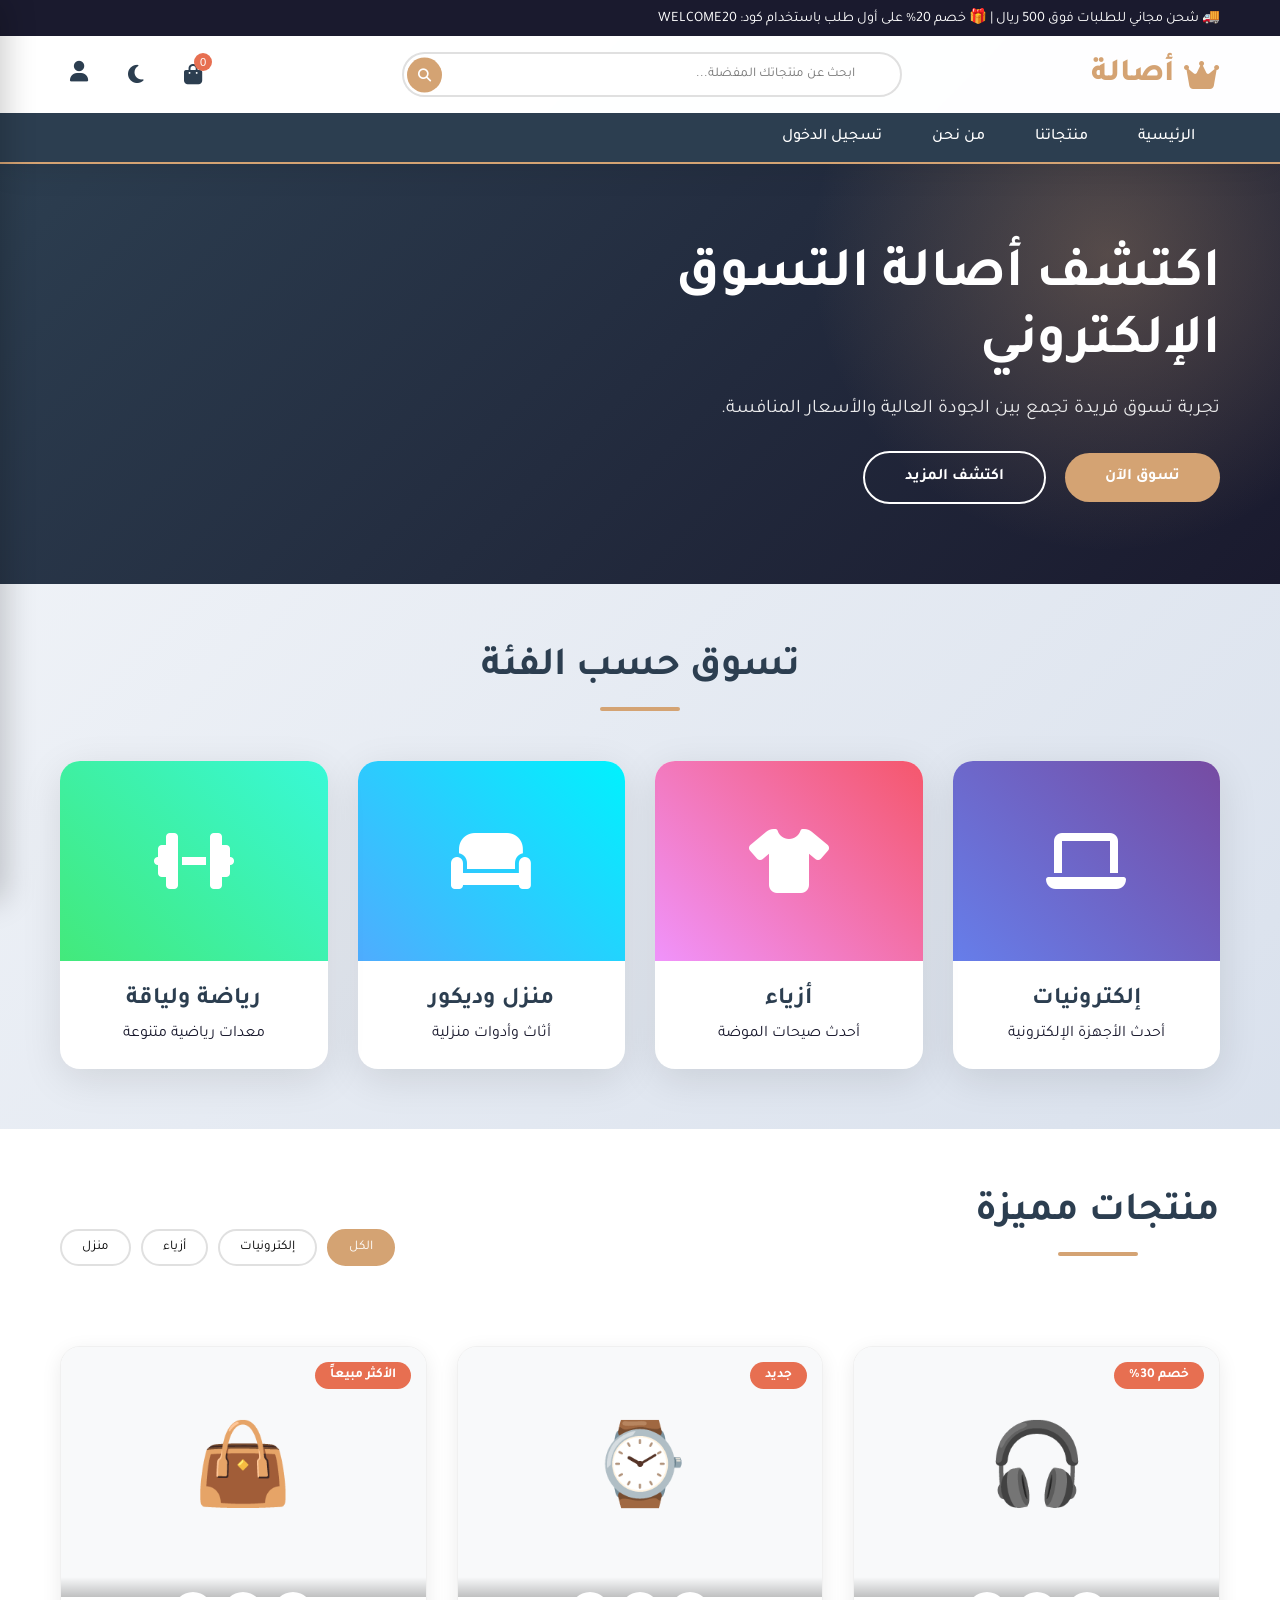
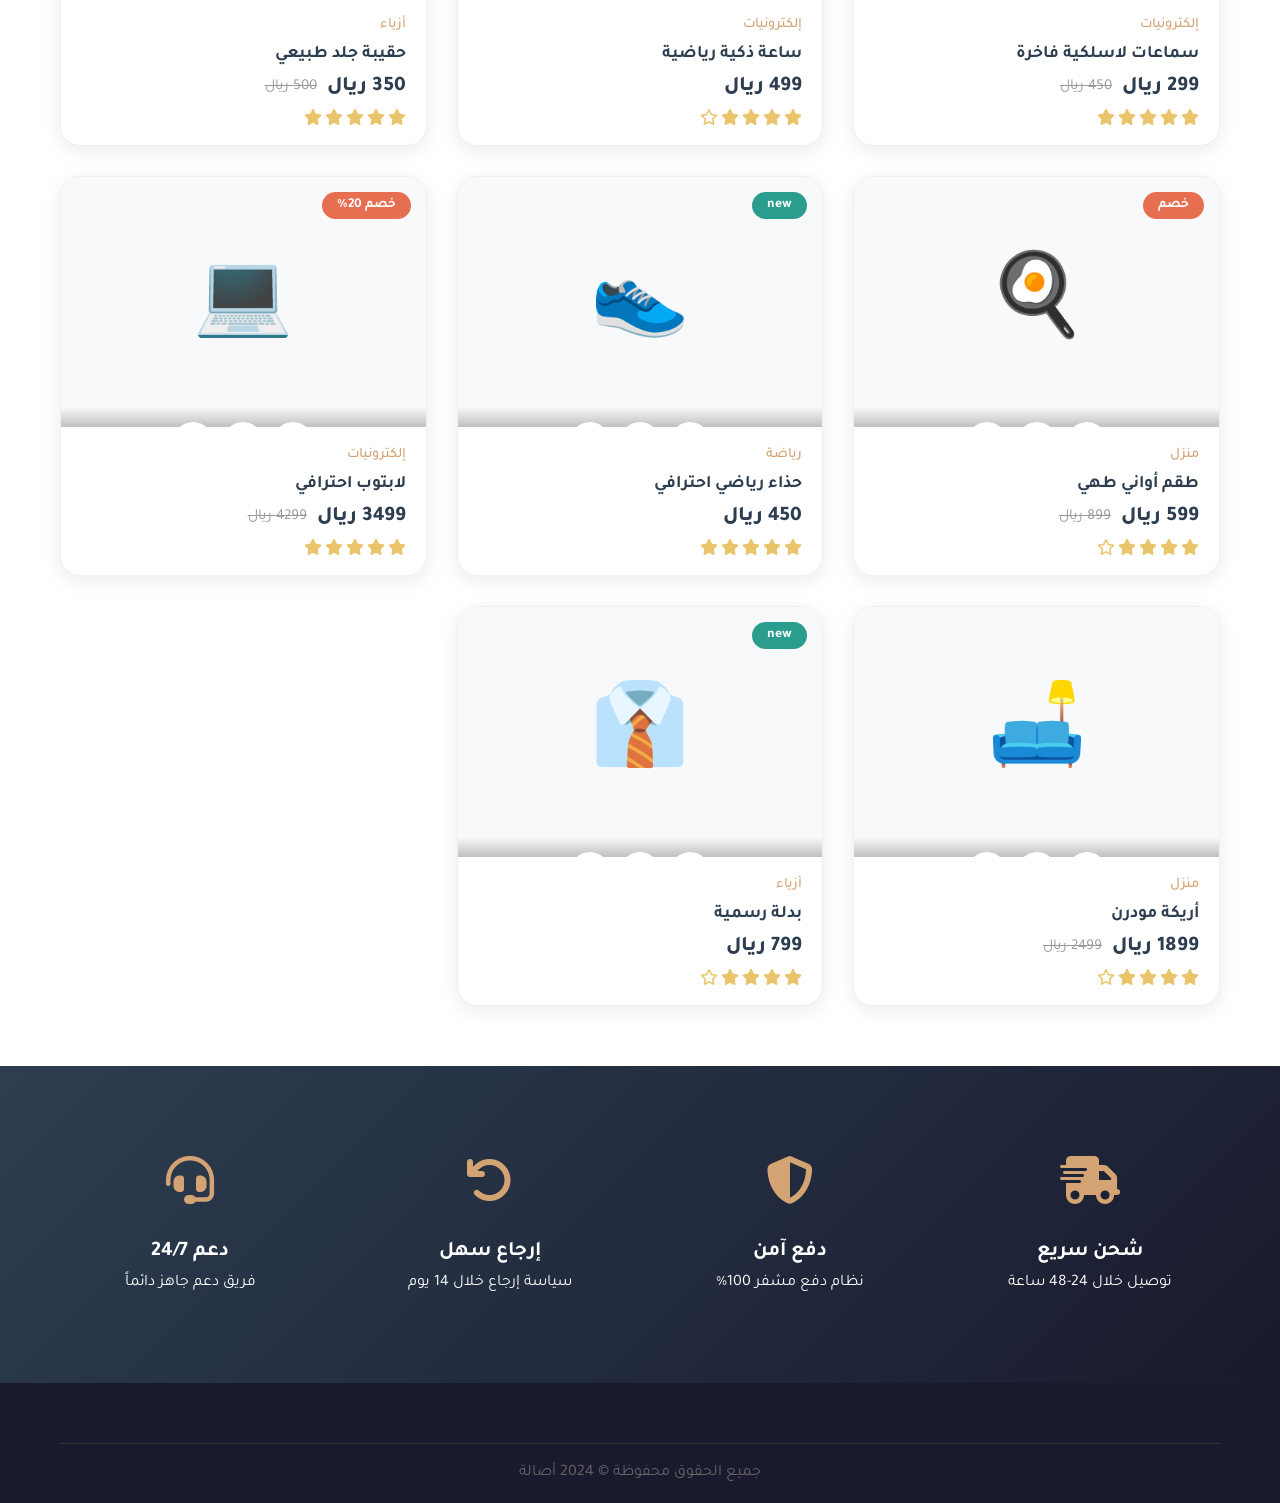
<file: index.html>
<!DOCTYPE html>
<html lang="ar" dir="rtl">
<head>
    <meta charset="UTF-8">
    <meta name="viewport" content="width=device-width, initial-scale=1.0">
    <title>أصالة | متجرك الإلكتروني</title>

    <link href="https://fonts.googleapis.com/css2?family=Tajawal:wght@400;500;700;800&display=swap" rel="stylesheet">
    <link rel="stylesheet" href="https://cdnjs.cloudflare.com/ajax/libs/font-awesome/6.4.0/css/all.min.css">
    <link rel="stylesheet" href="style.css">
</head>
<body>

    <!-- Header -->
    <header>
        <div class="header-top">
            <div class="container">
                🚚 شحن مجاني للطلبات فوق 500 ريال | 🎁 خصم 20% على أول طلب باستخدام كود: WELCOME20
            </div>
        </div>

        <div class="container">
            <div class="header-main">
                <a href="index.html" class="logo">
                    <i class="fas fa-crown"></i> أصالة
                </a>

                <div class="search-bar">
                    <input type="text" placeholder="ابحث عن منتجاتك المفضلة...">
                    <button><i class="fas fa-search"></i></button>
                </div>

                <div class="header-actions">
                    <button class="icon-btn" onclick="toggleCart()">
                        <i class="fas fa-shopping-bag"></i>
                        <span class="badge" id="cartCount">0</span>
                    </button>

                    <button class="icon-btn" onclick="toggleDarkMode()">
                        <i class="fas fa-moon"></i>
                    </button>

                    <a href="login.html" class="icon-btn">
                        <i class="fas fa-user"></i>
                    </a>
                </div>
            </div>
        </div>

        <nav>
            <div class="container">
                <ul class="nav-menu">
                    <li><a href="index.html">الرئيسية</a></li>
                    <li><a href="#products">منتجاتنا</a></li>
                    <li><a href="about.html">من نحن</a></li>
                    <li><a href="login.html">تسجيل الدخول</a></li>
                </ul>
            </div>
        </nav>
    </header>

    <!-- Hero -->
    <section class="hero">
        <div class="container">
            <div class="hero-content">
                <h1>اكتشف أصالة التسوق الإلكتروني</h1>
                <p>تجربة تسوق فريدة تجمع بين الجودة العالية والأسعار المنافسة.</p>
                <div>
                    <a href="#products" class="btn">تسوق الآن</a>
                    <a href="about.html" class="btn btn-outline">اكتشف المزيد</a>
                </div>
            </div>
        </div>
    </section>

    <!-- Categories -->
    <section class="categories">
        <div class="container">
            <h2 class="section-title">تسوق حسب الفئة</h2>

            <div class="category-grid">
                <div class="category-card" onclick="filterProducts('electronics')">
                    <div class="category-img"><i class="fas fa-laptop"></i></div>
                    <div class="category-info">
                        <h3>إلكترونيات</h3>
                        <p>أحدث الأجهزة الإلكترونية</p>
                    </div>
                </div>

                <div class="category-card" onclick="filterProducts('fashion')">
                    <div class="category-img"><i class="fas fa-tshirt"></i></div>
                    <div class="category-info">
                        <h3>أزياء</h3>
                        <p>أحدث صيحات الموضة</p>
                    </div>
                </div>

                <div class="category-card" onclick="filterProducts('home')">
                    <div class="category-img"><i class="fas fa-couch"></i></div>
                    <div class="category-info">
                        <h3>منزل وديكور</h3>
                        <p>أثاث وأدوات منزلية</p>
                    </div>
                </div>

                <div class="category-card" onclick="filterProducts('sports')">
                    <div class="category-img"><i class="fas fa-dumbbell"></i></div>
                    <div class="category-info">
                        <h3>رياضة ولياقة</h3>
                        <p>معدات رياضية متنوعة</p>
                    </div>
                </div>
            </div>
        </div>
    </section>

    <!-- Products -->
    <section class="products" id="products">
        <div class="container">
            <div class="products-header">
                <h2 class="section-title">منتجات مميزة</h2>

                <div class="filter-tabs">
                    <button class="filter-btn active" onclick="filterProducts('all')">الكل</button>
                    <button class="filter-btn" onclick="filterProducts('electronics')">إلكترونيات</button>
                    <button class="filter-btn" onclick="filterProducts('fashion')">أزياء</button>
                    <button class="filter-btn" onclick="filterProducts('home')">منزل</button>
                </div>
            </div>

            <div class="product-grid" id="productGrid"></div>
        </div>
    </section>

    <!-- Features -->
    <section class="features">
        <div class="container">
            <div class="features-grid">
                <div class="feature-card">
                    <div class="feature-icon"><i class="fas fa-shipping-fast"></i></div>
                    <h3>شحن سريع</h3>
                    <p>توصيل خلال 24-48 ساعة</p>
                </div>

                <div class="feature-card">
                    <div class="feature-icon"><i class="fas fa-shield-alt"></i></div>
                    <h3>دفع آمن</h3>
                    <p>نظام دفع مشفر 100%</p>
                </div>

                <div class="feature-card">
                    <div class="feature-icon"><i class="fas fa-undo"></i></div>
                    <h3>إرجاع سهل</h3>
                    <p>سياسة إرجاع خلال 14 يوم</p>
                </div>

                <div class="feature-card">
                    <div class="feature-icon"><i class="fas fa-headset"></i></div>
                    <h3>دعم 24/7</h3>
                    <p>فريق دعم جاهز دائماً</p>
                </div>
            </div>
        </div>
    </section>

    <!-- Footer -->
    <footer>
        <div class="container">
            <div class="footer-bottom">
                <p>جميع الحقوق محفوظة © 2024 أصالة</p>
            </div>
        </div>
    </footer>

    <!-- Cart Sidebar -->
    <div class="overlay" onclick="toggleCart()"></div>
    <div class="cart-sidebar" id="cartSidebar">
        <div class="cart-header">
            <h2><i class="fas fa-shopping-bag"></i> سلة التسوق</h2>
            <button class="close-cart" onclick="toggleCart()"><i class="fas fa-times"></i></button>
        </div>

        <div class="cart-items" id="cartItems"></div>

        <div class="cart-footer">
            <div class="cart-total">
                <span>المجموع:</span>
                <span id="cartTotal">0 ريال</span>
            </div>

            <button class="checkout-btn" onclick="checkout()">
                <i class="fas fa-credit-card"></i> إتمام الشراء
            </button>
        </div>
    </div>

    <!-- Toast -->
    <div class="toast" id="toast">
        <i class="fas fa-check-circle toast-icon"></i>
        <div>
            <strong>تمت الإضافة!</strong>
            <p style="font-size: 0.9rem; opacity: 0.9;">تم إضافة المنتج إلى السلة</p>
        </div>
    </div>

    <script src="script.js"></script>
</body>
</html>
</file>
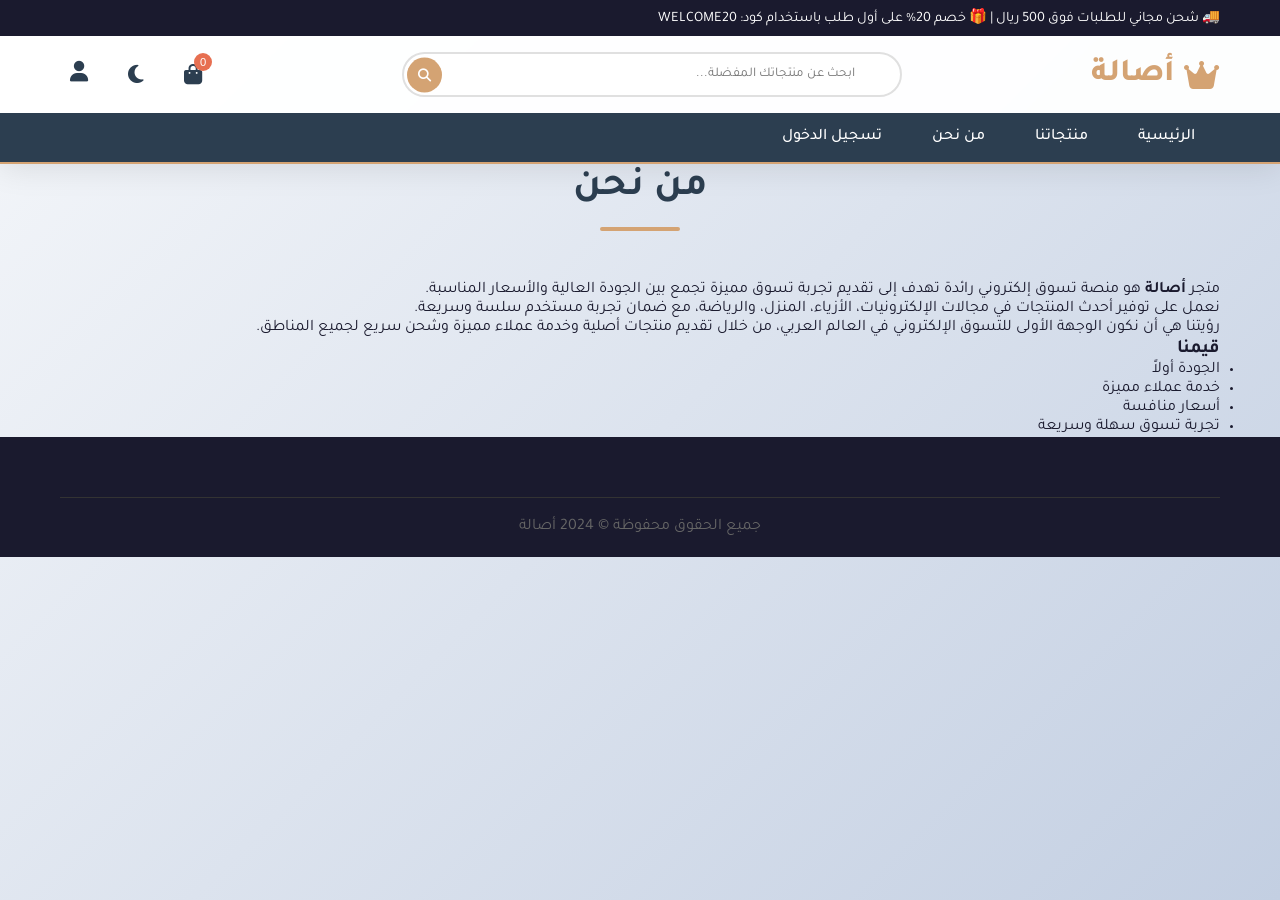
<file: about.html>
<!DOCTYPE html>
<html lang="ar" dir="rtl">
<head>
    <meta charset="UTF-8">
    <meta name="viewport" content="width=device-width, initial-scale=1.0">
    <title>من نحن | أصالة</title>

    <link href="https://fonts.googleapis.com/css2?family=Tajawal:wght@400;500;700;800&display=swap" rel="stylesheet">
    <link rel="stylesheet" href="https://cdnjs.cloudflare.com/ajax/libs/font-awesome/6.4.0/css/all.min.css">
    <link rel="stylesheet" href="style.css">
</head>
<body>

    <!-- Header -->
    <header>
        <div class="header-top">
            <div class="container">
                🚚 شحن مجاني للطلبات فوق 500 ريال | 🎁 خصم 20% على أول طلب باستخدام كود: WELCOME20
            </div>
        </div>

        <div class="container">
            <div class="header-main">
                <a href="index.html" class="logo">
                    <i class="fas fa-crown"></i> أصالة
                </a>

                <div class="search-bar">
                    <input type="text" placeholder="ابحث عن منتجاتك المفضلة...">
                    <button><i class="fas fa-search"></i></button>
                </div>

                <div class="header-actions">
                    <button class="icon-btn" onclick="toggleCart()">
                        <i class="fas fa-shopping-bag"></i>
                        <span class="badge" id="cartCount">0</span>
                    </button>

                    <button class="icon-btn" onclick="toggleDarkMode()">
                        <i class="fas fa-moon"></i>
                    </button>

                    <a href="login.html" class="icon-btn">
                        <i class="fas fa-user"></i>
                    </a>
                </div>
            </div>
        </div>

        <nav>
            <div class="container">
                <ul class="nav-menu">
                    <li><a href="index.html">الرئيسية</a></li>
                    <li><a href="index.html#products">منتجاتنا</a></li>
                    <li><a href="about.html" class="active">من نحن</a></li>
                    <li><a href="login.html">تسجيل الدخول</a></li>
                </ul>
            </div>
        </nav>
    </header>

    <!-- About Section -->
    <section class="about-section">
        <div class="container">
            <h1 class="section-title">من نحن</h1>

            <div class="about-content">
                <p>
                    متجر <strong>أصالة</strong> هو منصة تسوق إلكتروني رائدة تهدف إلى تقديم تجربة تسوق مميزة تجمع بين الجودة العالية والأسعار المناسبة.
                </p>

                <p>
                    نعمل على توفير أحدث المنتجات في مجالات الإلكترونيات، الأزياء، المنزل، والرياضة، مع ضمان تجربة مستخدم سلسة وسريعة.
                </p>

                <p>
                    رؤيتنا هي أن نكون الوجهة الأولى للتسوق الإلكتروني في العالم العربي، من خلال تقديم منتجات أصلية وخدمة عملاء مميزة وشحن سريع لجميع المناطق.
                </p>

                <h3>قيمنا</h3>
                <ul class="about-list">
                    <li>الجودة أولاً</li>
                    <li>خدمة عملاء مميزة</li>
                    <li>أسعار منافسة</li>
                    <li>تجربة تسوق سهلة وسريعة</li>
                </ul>
            </div>
        </div>
    </section>

    <!-- Footer -->
    <footer>
        <div class="container">
            <div class="footer-bottom">
                <p>جميع الحقوق محفوظة © 2024 أصالة</p>
            </div>
        </div>
    </footer>

    <script src="script.js"></script>

</body>
</html>
</file>
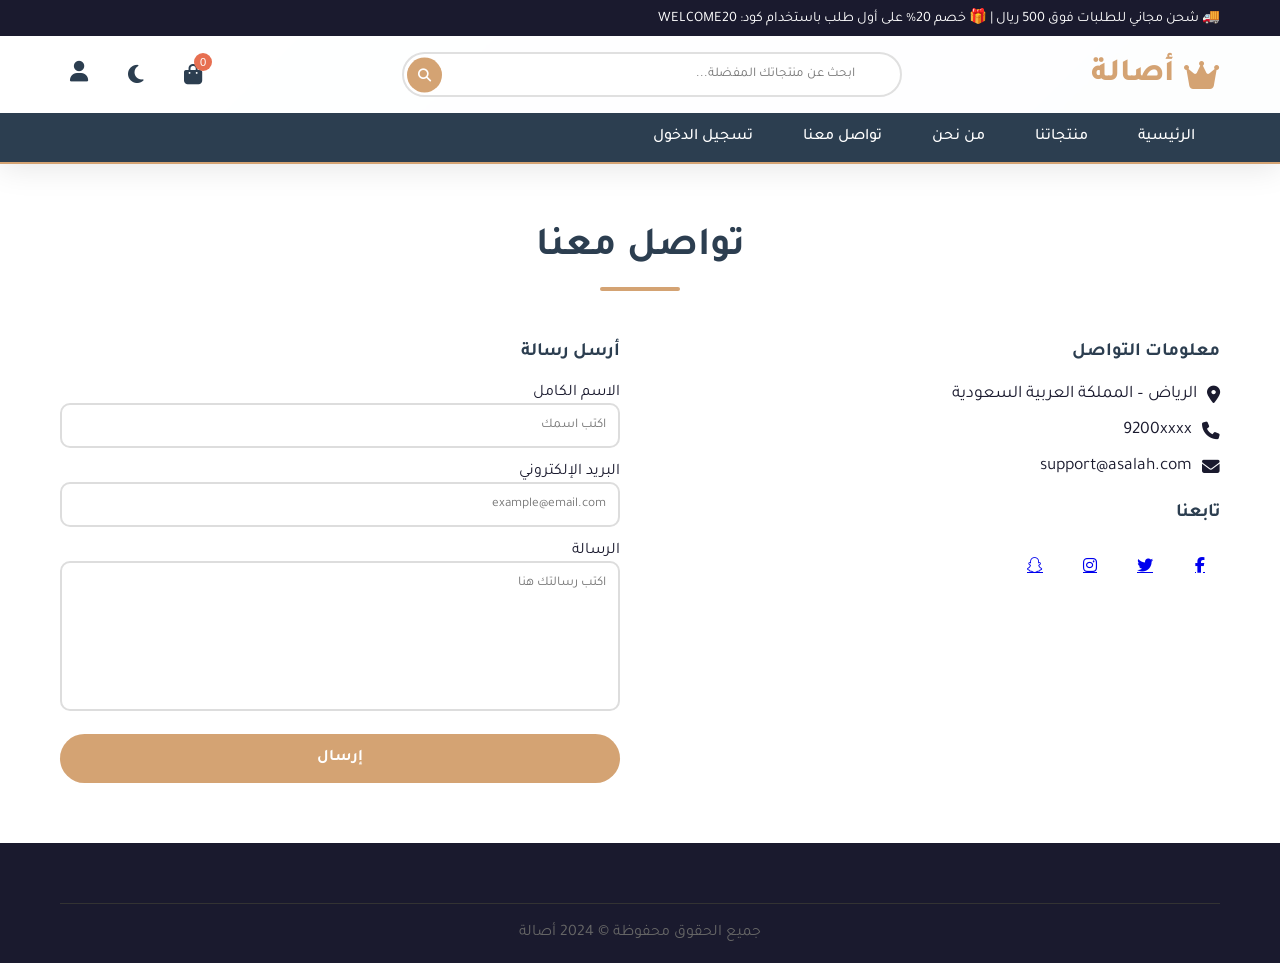
<file: contact.html>
<!DOCTYPE html>
<html lang="ar" dir="rtl">
<head>
    <meta charset="UTF-8">
    <meta name="viewport" content="width=device-width, initial-scale=1.0">
    <title>تواصل معنا | أصالة</title>

    <link href="https://fonts.googleapis.com/css2?family=Tajawal:wght@400;500;700;800&display=swap" rel="stylesheet">
    <link rel="stylesheet" href="https://cdnjs.cloudflare.com/ajax/libs/font-awesome/6.4.0/css/all.min.css">
    <link rel="stylesheet" href="style.css">
</head>
<body>

    <!-- Header -->
    <header>
        <div class="header-top">
            <div class="container">
                🚚 شحن مجاني للطلبات فوق 500 ريال | 🎁 خصم 20% على أول طلب باستخدام كود: WELCOME20
            </div>
        </div>

        <div class="container">
            <div class="header-main">
                <a href="index.html" class="logo">
                    <i class="fas fa-crown"></i> أصالة
                </a>

                <div class="search-bar">
                    <input type="text" placeholder="ابحث عن منتجاتك المفضلة...">
                    <button><i class="fas fa-search"></i></button>
                </div>

                <div class="header-actions">
                    <button class="icon-btn" onclick="toggleCart()">
                        <i class="fas fa-shopping-bag"></i>
                        <span class="badge" id="cartCount">0</span>
                    </button>

                    <button class="icon-btn" onclick="toggleDarkMode()">
                        <i class="fas fa-moon"></i>
                    </button>

                    <a href="login.html" class="icon-btn">
                        <i class="fas fa-user"></i>
                    </a>
                </div>
            </div>
        </div>

        <nav>
            <div class="container">
                <ul class="nav-menu">
                    <li><a href="index.html">الرئيسية</a></li>
                    <li><a href="index.html#products">منتجاتنا</a></li>
                    <li><a href="about.html">من نحن</a></li>
                    <li><a href="contact.html" class="active">تواصل معنا</a></li>
                    <li><a href="login.html">تسجيل الدخول</a></li>
                </ul>
            </div>
        </nav>
    </header>

    <!-- Contact Section -->
    <section class="contact-section">
        <div class="container">
            <h1 class="section-title">تواصل معنا</h1>

            <div class="contact-grid">

                <!-- Contact Info -->
                <div class="contact-info">
                    <h3>معلومات التواصل</h3>

                    <p><i class="fas fa-map-marker-alt"></i> الرياض – المملكة العربية السعودية</p>
                    <p><i class="fas fa-phone"></i> 9200xxxx</p>
                    <p><i class="fas fa-envelope"></i> support@asalah.com</p>

                    <h3 style="margin-top: 25px;">تابعنا</h3>
                    <div class="social-links">
                        <a href="#"><i class="fab fa-facebook-f"></i></a>
                        <a href="#"><i class="fab fa-twitter"></i></a>
                        <a href="#"><i class="fab fa-instagram"></i></a>
                        <a href="#"><i class="fab fa-snapchat-ghost"></i></a>
                    </div>
                </div>

                <!-- Contact Form -->
                <div class="contact-form">
                    <h3>أرسل رسالة</h3>

                    <form>
                        <label>الاسم الكامل</label>
                        <input type="text" placeholder="اكتب اسمك">

                        <label>البريد الإلكتروني</label>
                        <input type="email" placeholder="example@email.com">

                        <label>الرسالة</label>
                        <textarea placeholder="اكتب رسالتك هنا"></textarea>

                        <button class="btn" style="width: 100%;">إرسال</button>
                    </form>
                </div>

            </div>
        </div>
    </section>

    <!-- Footer -->
    <footer>
        <div class="container">
            <div class="footer-bottom">
                <p>جميع الحقوق محفوظة © 2024 أصالة</p>
            </div>
        </div>
    </footer>

    <script src="script.js"></script>

</body>
</html>
</file>
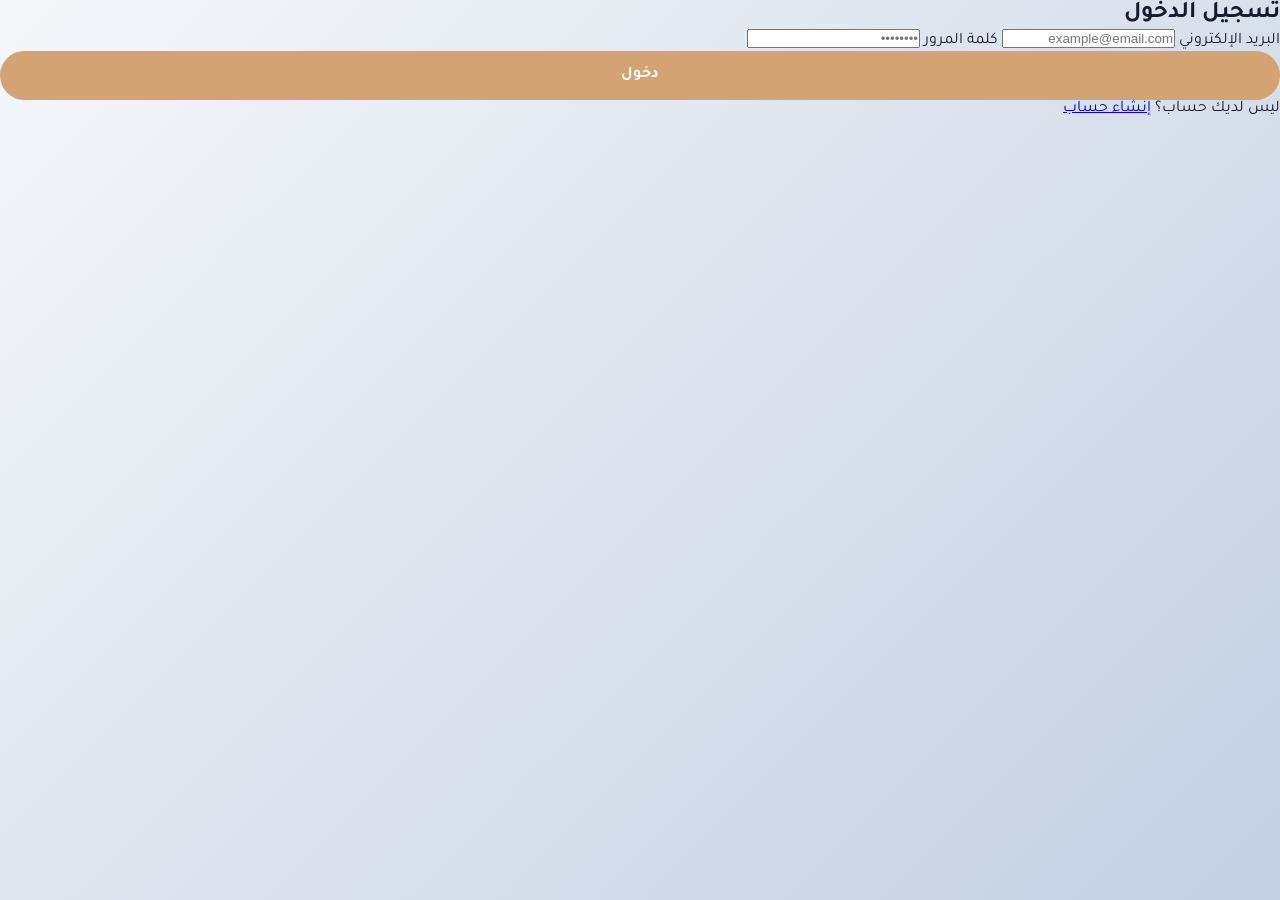
<file: login.html>
<!DOCTYPE html>
<html lang="ar" dir="rtl">
<head>
    <meta charset="UTF-8">
    <meta name="viewport" content="width=device-width, initial-scale=1.0">
    <title>تسجيل الدخول | أصالة</title>

    <link href="https://fonts.googleapis.com/css2?family=Tajawal:wght@400;500;700;800&display=swap" rel="stylesheet">
    <link rel="stylesheet" href="https://cdnjs.cloudflare.com/ajax/libs/font-awesome/6.4.0/css/all.min.css">
    <link rel="stylesheet" href="style.css">
</head>
<body>

    <!-- Login Page -->
    <section class="login-page">
        <div class="login-box">
            <h2>تسجيل الدخول</h2>

            <form>
                <label>البريد الإلكتروني</label>
                <input type="email" placeholder="example@email.com">

                <label>كلمة المرور</label>
                <input type="password" placeholder="••••••••">

                <button class="btn" style="width: 100%;">دخول</button>

                <p class="login-note">ليس لديك حساب؟ <a href="#">إنشاء حساب</a></p>
            </form>
        </div>
    </section>

</body>
</html>
</file>
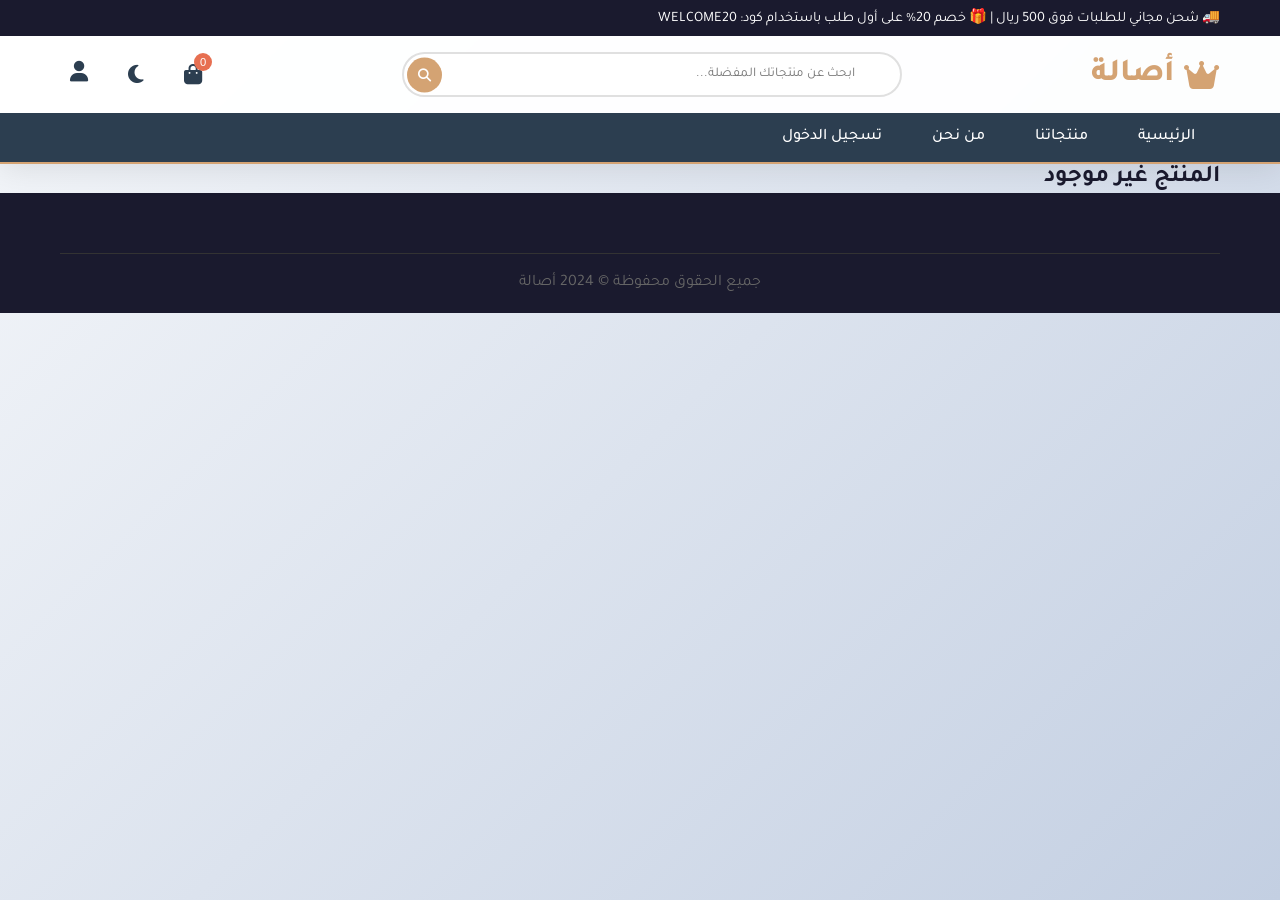
<file: product.html>
<!DOCTYPE html>
<html lang="ar" dir="rtl">
<head>
    <meta charset="UTF-8">
    <meta name="viewport" content="width=device-width, initial-scale=1.0">
    <title>تفاصيل المنتج | أصالة</title>

    <link href="https://fonts.googleapis.com/css2?family=Tajawal:wght@400;500;700;800&display=swap" rel="stylesheet">
    <link rel="stylesheet" href="https://cdnjs.cloudflare.com/ajax/libs/font-awesome/6.4.0/css/all.min.css">
    <link rel="stylesheet" href="style.css">
</head>
<body>

    <!-- Header -->
    <header>
        <div class="header-top">
            <div class="container">
                🚚 شحن مجاني للطلبات فوق 500 ريال | 🎁 خصم 20% على أول طلب باستخدام كود: WELCOME20
            </div>
        </div>

        <div class="container">
            <div class="header-main">
                <a href="index.html" class="logo">
                    <i class="fas fa-crown"></i> أصالة
                </a>

                <div class="search-bar">
                    <input type="text" placeholder="ابحث عن منتجاتك المفضلة...">
                    <button><i class="fas fa-search"></i></button>
                </div>

                <div class="header-actions">
                    <button class="icon-btn" onclick="toggleCart()">
                        <i class="fas fa-shopping-bag"></i>
                        <span class="badge" id="cartCount">0</span>
                    </button>

                    <button class="icon-btn" onclick="toggleDarkMode()">
                        <i class="fas fa-moon"></i>
                    </button>

                    <a href="login.html" class="icon-btn">
                        <i class="fas fa-user"></i>
                    </a>
                </div>
            </div>
        </div>

        <nav>
            <div class="container">
                <ul class="nav-menu">
                    <li><a href="index.html">الرئيسية</a></li>
                    <li><a href="index.html#products">منتجاتنا</a></li>
                    <li><a href="about.html">من نحن</a></li>
                    <li><a href="login.html">تسجيل الدخول</a></li>
                </ul>
            </div>
        </nav>
    </header>

    <!-- Product Page -->
    <section class="product-page">
        <div class="container" id="productContainer">
            <!-- يتم إدخال بيانات المنتج عبر JS -->
        </div>
    </section>

    <!-- Footer -->
    <footer>
        <div class="container">
            <div class="footer-bottom">
                <p>جميع الحقوق محفوظة © 2024 أصالة</p>
            </div>
        </div>
    </footer>

    <script src="script.js"></script>

    <script>
        const urlParams = new URLSearchParams(window.location.search);
        const productId = parseInt(urlParams.get("id"));
        const product = products.find(p => p.id === productId);
        const container = document.getElementById("productContainer");

        if (!product) {
            container.innerHTML = "<h2>المنتج غير موجود</h2>";
        } else {
            container.innerHTML = `
                <div class="modal-body" style="grid-template-columns: 1fr 1fr; padding: 40px;">
                    <div class="modal-img">${product.image}</div>

                    <div class="modal-info">
                        <span class="product-category">${getCategoryName(product.category)}</span>
                        <h2>${product.name}</h2>

                        <div class="modal-price">${product.price} ريال</div>

                        <div class="rating" style="margin-bottom: 20px;">
                            ${Array(product.rating).fill('<i class="fas fa-star"></i>').join('')}
                            ${Array(5 - product.rating).fill('<i class="far fa-star"></i>').join('')}
                        </div>

                        <p class="modal-description">${product.description}</p>

                        <div class="size-options">
                            <h4>الكمية:</h4>
                            <div class="quantity-control" style="justify-content: flex-start;">
                                <button class="qty-btn" onclick="this.nextElementSibling.textContent--">-</button>
                                <span>1</span>
                                <button class="qty-btn" onclick="this.previousElementSibling.textContent++">+</button>
                            </div>
                        </div>

                        <button class="add-to-cart" onclick="addToCart(${product.id})">
                            <i class="fas fa-shopping-bag"></i> أضف إلى السلة
                        </button>
                    </div>
                </div>
            `;
        }
    </script>

</body>
</html>
</file>
<file: style.css>
:root {
    --primary: #d4a373;
    --primary-dark: #bc8a5f;
    --secondary: #2c3e50;
    --accent: #e9c46a;
    --light: #f8f9fa;
    --dark: #1a1a2e;
    --success: #2a9d8f;
    --danger: #e76f51;
}

* {
    margin: 0;
    padding: 0;
    box-sizing: border-box;
}

body {
    font-family: 'Tajawal', sans-serif;
    background: linear-gradient(135deg, #f5f7fa 0%, #c3cfe2 100%);
    min-height: 100vh;
    color: var(--dark);
}

/* Header Styles */
header {
    background: rgba(255, 255, 255, 0.95);
    backdrop-filter: blur(10px);
    box-shadow: 0 4px 30px rgba(0, 0, 0, 0.1);
    position: sticky;
    top: 0;
    z-index: 1000;
    border-bottom: 2px solid var(--primary);
}

.header-top {
    background: var(--dark);
    color: white;
    padding: 8px 0;
    font-size: 0.9rem;
}

.container {
    max-width: 1200px;
    margin: 0 auto;
    padding: 0 20px;
}

.header-main {
    display: flex;
    justify-content: space-between;
    align-items: center;
    padding: 15px 0;
    gap: 20px;
    flex-wrap: wrap;
}

.logo {
    font-size: 2rem;
    font-weight: 800;
    color: var(--primary);
    text-decoration: none;
    display: flex;
    align-items: center;
    gap: 10px;
}

.search-bar {
    flex: 1;
    max-width: 500px;
    margin: 0 30px;
    position: relative;
}

.search-bar input {
    width: 100%;
    padding: 12px 45px 12px 20px;
    border: 2px solid #e0e0e0;
    border-radius: 50px;
    font-family: 'Tajawal', sans-serif;
    transition: all 0.3s;
}

.search-bar input:focus {
    outline: none;
    border-color: var(--primary);
}

.search-bar button {
    position: absolute;
    left: 5px;
    top: 50%;
    transform: translateY(-50%);
    background: var(--primary);
    border: none;
    width: 35px;
    height: 35px;
    border-radius: 50%;
    color: white;
    cursor: pointer;
}

.header-actions {
    display: flex;
    gap: 20px;
    align-items: center;
}

.icon-btn {
    position: relative;
    background: none;
    border: none;
    font-size: 1.3rem;
    color: var(--secondary);
    cursor: pointer;
    transition: all 0.3s;
    padding: 10px;
}

.icon-btn:hover {
    color: var(--primary);
    transform: scale(1.1);
}

.badge {
    position: absolute;
    top: 0;
    right: 0;
    background: var(--danger);
    color: white;
    font-size: 0.7rem;
    width: 18px;
    height: 18px;
    border-radius: 50%;
    display: flex;
    align-items: center;
    justify-content: center;
}

/* Navigation */
nav {
    background: var(--secondary);
    padding: 0;
}

.nav-menu {
    display: flex;
    list-style: none;
    gap: 0;
    flex-wrap: wrap;
}

.nav-menu a {
    color: white;
    text-decoration: none;
    padding: 15px 25px;
    display: block;
    transition: all 0.3s;
    font-weight: 500;
    position: relative;
}

.nav-menu a:hover {
    background: var(--primary);
}

/* Hero Section */
.hero {
    background: linear-gradient(135deg, var(--secondary) 0%, var(--dark) 100%);
    color: white;
    padding: 80px 0;
    position: relative;
    overflow: hidden;
}

.hero::before {
    content: '';
    position: absolute;
    top: -50%;
    right: -10%;
    width: 600px;
    height: 600px;
    background: radial-gradient(circle, rgba(212, 163, 115, 0.3) 0%, transparent 70%);
    border-radius: 50%;
}

.hero-content {
    position: relative;
    z-index: 1;
    max-width: 600px;
}

.hero h1 {
    font-size: 3.5rem;
    margin-bottom: 20px;
    line-height: 1.2;
}

.hero p {
    font-size: 1.2rem;
    margin-bottom: 30px;
    opacity: 0.9;
}

.btn {
    display: inline-block;
    padding: 15px 40px;
    background: var(--primary);
    color: white;
    text-decoration: none;
    border-radius: 50px;
    font-weight: 700;
    transition: all 0.3s;
    border: none;
    cursor: pointer;
    font-family: 'Tajawal', sans-serif;
    font-size: 1rem;
}

.btn:hover {
    background: var(--primary-dark);
    transform: translateY(-3px);
    box-shadow: 0 10px 30px rgba(212, 163, 115, 0.4);
}

.btn-outline {
    background: transparent;
    border: 2px solid white;
    margin-right: 15px;
}

.btn-outline:hover {
    background: white;
    color: var(--secondary);
}

/* Categories */
.categories {
    padding: 60px 0;
}

.section-title {
    text-align: center;
    font-size: 2.5rem;
    margin-bottom: 50px;
    color: var(--secondary);
    position: relative;
}

.section-title::after {
    content: '';
    display: block;
    width: 80px;
    height: 4px;
    background: var(--primary);
    margin: 15px auto 0;
    border-radius: 2px;
}

.category-grid {
    display: grid;
    grid-template-columns: repeat(auto-fit, minmax(250px, 1fr));
    gap: 30px;
}

.category-card {
    background: white;
    border-radius: 20px;
    overflow: hidden;
    box-shadow: 0 10px 40px rgba(0,0,0,0.1);
    transition: all 0.3s;
    cursor: pointer;
    position: relative;
}

.category-card:hover {
    transform: translateY(-10px);
    box-shadow: 0 20px 60px rgba(0,0,0,0.15);
}

.category-img {
    height: 200px;
    background: linear-gradient(45deg, #667eea 0%, #764ba2 100%);
    display: flex;
    align-items: center;
    justify-content: center;
    font-size: 4rem;
    color: white;
}

.category-card:nth-child(2) .category-img { background: linear-gradient(45deg, #f093fb 0%, #f5576c 100%); }
.category-card:nth-child(3) .category-img { background: linear-gradient(45deg, #4facfe 0%, #00f2fe 100%); }
.category-card:nth-child(4) .category-img { background: linear-gradient(45deg, #43e97b 0%, #38f9d7 100%); }

.category-info {
    padding: 25px;
    text-align: center;
}

.category-info h3 {
    font-size: 1.5rem;
    margin-bottom: 10px;
    color: var(--secondary);
}

/* Products Section */
.products {
    padding: 60px 0;
    background: white;
}

.products-header {
    display: flex;
    justify-content: space-between;
    align-items: center;
    margin-bottom: 40px;
    flex-wrap: wrap;
    gap: 20px;
}

.filter-tabs {
    display: flex;
    gap: 10px;
    flex-wrap: wrap;
}

.filter-btn {
    padding: 8px 20px;
    border: 2px solid #e0e0e0;
    background: white;
    border-radius: 25px;
    cursor: pointer;
    transition: all 0.3s;
    font-family: 'Tajawal', sans-serif;
}

.filter-btn.active, .filter-btn:hover {
    background: var(--primary);
    color: white;
    border-color: var(--primary);
}

.product-grid {
    display: grid;
    grid-template-columns: repeat(auto-fill, minmax(280px, 1fr));
    gap: 30px;
}

.product-card {
    background: white;
    border-radius: 20px;
    overflow: hidden;
    box-shadow: 0 5px 20px rgba(0,0,0,0.08);
    transition: all 0.3s;
    position: relative;
    border: 1px solid #f0f0f0;
}

.product-card:hover {
    transform: translateY(-5px);
    box-shadow: 0 15px 40px rgba(0,0,0,0.12);
}

.product-badge {
    position: absolute;
    top: 15px;
    right: 15px;
    background: var(--danger);
    color: white;
    padding: 5px 15px;
    border-radius: 20px;
    font-size: 0.85rem;
    font-weight: 700;
    z-index: 2;
}

.product-badge.new {
    background: var(--success);
}

.product-img {
    height: 250px;
    background: #f8f9fa;
    display: flex;
    align-items: center;
    justify-content: center;
    font-size: 5rem;
    color: #ddd;
    position: relative;
    overflow: hidden;
}

.product-actions {
    position: absolute;
    bottom: -50px;
    left: 0;
    right: 0;
    display: flex;
    justify-content: center;
    gap: 10px;
    padding: 15px;
    background: linear-gradient(to top, rgba(0,0,0,0.8), transparent);
    transition: all 0.3s;
}

.product-card:hover .product-actions {
    bottom: 0;
}

.action-btn {
    width: 40px;
    height: 40px;
    border-radius: 50%;
    border: none;
    background: white;
    color: var(--secondary);
    cursor: pointer;
    transition: all 0.3s;
    display: flex;
    align-items: center;
    justify-content: center;
}

.action-btn:hover {
    background: var(--primary);
    color: white;
}

.product-info {
    padding: 20px;
}

.product-category {
    color: var(--primary);
    font-size: 0.9rem;
    font-weight: 500;
}

.product-title {
    font-size: 1.1rem;
    margin: 10px 0;
    color: var(--secondary);
    font-weight: 700;
}

.product-price {
    display: flex;
    align-items: center;
    gap: 10px;
}

.current-price {
    font-size: 1.3rem;
    font-weight: 800;
    color: var(--secondary);
}

.old-price {
    text-decoration: line-through;
    color: #999;
    font-size: 0.95rem;
}

.rating {
    display: flex;
    gap: 3px;
    margin-top: 10px;
    color: var(--accent);
}

/* Cart Sidebar */
.cart-sidebar {
    position: fixed;
    top: 0;
    left: -400px;
    width: 400px;
    height: 100vh;
    background: white;
    box-shadow: 5px 0 30px rgba(0,0,0,0.2);
    z-index: 2000;
    transition: all 0.4s cubic-bezier(0.4, 0, 0.2, 1);
    display: flex;
    flex-direction: column;
}

.cart-sidebar.open {
    left: 0;
}

.cart-header {
    padding: 25px;
    background: var(--secondary);
    color: white;
    display: flex;
    justify-content: space-between;
    align-items: center;
}

.cart-header h2 {
    display: flex;
    align-items: center;
    gap: 10px;
}

.close-cart {
    background: none;
    border: none;
    color: white;
    font-size: 1.5rem;
    cursor: pointer;
}

.cart-items {
    flex: 1;
    overflow-y: auto;
    padding: 20px;
}

.cart-item {
    display: flex;
    gap: 15px;
    padding: 15px;
    background: #f8f9fa;
    border-radius: 15px;
    margin-bottom: 15px;
    animation: slideIn 0.3s ease;
}

@keyframes slideIn {
    from { opacity: 0; transform: translateX(-20px); }
    to { opacity: 1; transform: translateX(0); }
}

.cart-item-img {
    width: 80px;
    height: 80px;
    background: white;
    border-radius: 10px;
    display: flex;
    align-items: center;
    justify-content: center;
    font-size: 2rem;
}

.cart-item-details {
    flex: 1;
}

.cart-item-title {
    font-weight: 700;
    margin-bottom: 5px;
}

.cart-item-price {
    color: var(--primary);
    font-weight: 700;
}

.quantity-control {
    display: flex;
    align-items: center;
    gap: 10px;
    margin-top: 10px;
}

.qty-btn {
    width: 25px;
    height: 25px;
    border: 1px solid #ddd;
    background: white;
    border-radius: 5px;
    cursor: pointer;
    display: flex;
    align-items: center;
    justify-content: center;
}

.remove-item {
    color: var(--danger);
    background: none;
    border: none;
    cursor: pointer;
    font-size: 1.2rem;
}

.cart-footer {
    padding: 25px;
    border-top: 2px solid #f0f0f0;
    background: white;
}

.cart-total {
    display: flex;
    justify-content: space-between;
    font-size: 1.3rem;
    font-weight: 800;
    margin-bottom: 20px;
    color: var(--secondary);
}

.checkout-btn {
    width: 100%;
    padding: 18px;
    background: var(--success);
    color: white;
    border: none;
    border-radius: 12px;
    font-size: 1.1rem;
    font-weight: 700;
    cursor: pointer;
    transition: all 0.3s;
    font-family: 'Tajawal', sans-serif;
}

.checkout-btn:hover {
    background: #21867a;
    transform: translateY(-2px);
}

.overlay {
    position: fixed;
    top: 0;
    left: 0;
    width: 100%;
    height: 100%;
    background: rgba(0,0,0,0.5);
    z-index: 1500;
    opacity: 0;
    visibility: hidden;
    transition: all 0.3s;
}

.overlay.active {
    opacity: 1;
    visibility: visible;
}

/* Features Section */
.features {
    padding: 60px 0;
    background: linear-gradient(135deg, var(--secondary) 0%, var(--dark) 100%);
    color: white;
}

.features-grid {
    display: grid;
    grid-template-columns: repeat(auto-fit, minmax(250px, 1fr));
    gap: 40px;
}

.feature-card {
    text-align: center;
    padding: 30px;
}

.feature-icon {
    font-size: 3rem;
    margin-bottom: 20px;
    color: var(--primary);
}

.feature-card h3 {
    font-size: 1.3rem;
    margin-bottom: 10px;
}

/* Footer */
footer {
    background: var(--dark);
    color: white;
    padding: 60px 0 20px;
}

.footer-grid {
    display: grid;
    grid-template-columns: repeat(auto-fit, minmax(250px, 1fr));
    gap: 40px;
    margin-bottom: 40px;
}

.footer-section h3 {
    color: var(--primary);
    margin-bottom: 20px;
    font-size: 1.3rem;
}

.footer-section ul {
    list-style: none;
}

.footer-section ul li {
    margin-bottom: 10px;
}

.footer-section a {
    color: #aaa;
    text-decoration: none;
    transition: color 0.3s;
}

.footer-section a:hover {
    color: var(--primary);
}

.newsletter input {
    width: 100%;
    padding: 12px;
    border: none;
    border-radius: 8px;
    margin-bottom: 10px;
    font-family: 'Tajawal', sans-serif;
}

.social-links {
    display: flex;
    gap: 15px;
    margin-top: 20px;
}

.social-links a {
    width: 40px;
    height: 40px;
    background: rgba(255,255,255,0.1);
    border-radius: 50%;
    display: flex;
    align-items: center;
    justify-content: center;
    transition: all 0.3s;
}

.social-links a:hover {
    background: var(--primary);
    transform: translateY(-3px);
}

.footer-bottom {
    text-align: center;
    padding-top: 20px;
    border-top: 1px solid #333;
    color: #666;
}

/* Quick View Modal */
.modal {
    display: none;
    position: fixed;
    top: 0;
    left: 0;
    width: 100%;
    height: 100%;
    background: rgba(0,0,0,0.8);
    z-index: 3000;
    align-items: center;
    justify-content: center;
    padding: 20px;
}

.modal.active {
    display: flex;
}

.modal-content {
    background: white;
    border-radius: 20px;
    max-width: 900px;
    width: 100%;
    max-height: 90vh;
    overflow-y: auto;
    position: relative;
    animation: modalIn 0.3s ease;
}

@keyframes modalIn {
    from { opacity: 0; transform: scale(0.9); }
    to { opacity: 1; transform: scale(1); }
}

.modal-close {
    position: absolute;
    top: 20px;
    left: 20px;
    background: white;
    border: none;
    width: 40px;
    height: 40px;
    border-radius: 50%;
    cursor: pointer;
    font-size: 1.2rem;
    z-index: 10;
    box-shadow: 0 2px 10px rgba(0,0,0,0.1);
}

.modal-body {
    display: grid;
    grid-template-columns: 1fr 1fr;
    gap: 40px;
    padding: 40px;
}

.modal-img {
    background: #f8f9fa;
    border-radius: 15px;
    min-height: 400px;
    display: flex;
    align-items: center;
    justify-content: center;
    font-size: 8rem;
    color: #ddd;
}

.modal-info h2 {
    font-size: 2rem;
    margin-bottom: 15px;
    color: var(--secondary);
}

.modal-price {
    font-size: 2rem;
    color: var(--primary);
    font-weight: 800;
    margin-bottom: 20px;
}

.modal-description {
    color: #666;
    line-height: 1.8;
    margin-bottom: 30px;
}

.size-options {
    margin-bottom: 25px;
}

.size-options h4 {
    margin-bottom: 10px;
}

.size-buttons {
    display: flex;
    gap: 10px;
}

.size-btn {
    padding: 10px 20px;
    border: 2px solid #ddd;
    background: white;
    border-radius: 8px;
    cursor: pointer;
    transition: all 0.3s;
    font-family: 'Tajawal', sans-serif;
}

.size-btn.active, .size-btn:hover {
    border-color: var(--primary);
    background: var(--primary);
    color: white;
}

.add-to-cart {
    width: 100%;
    padding: 18px;
    background: var(--secondary);
    color: white;
    border: none;
    border-radius: 12px;
    font-size: 1.1rem;
    font-weight: 700;
    cursor: pointer;
    transition: all 0.3s;
    font-family: 'Tajawal', sans-serif;
    display: flex;
    align-items: center;
    justify-content: center;
    gap: 10px;
}

.add-to-cart:hover {
    background: var(--primary);
}

/* Toast Notification */
.toast {
    position: fixed;
    bottom: 30px;
    right: 30px;
    background: var(--secondary);
    color: white;
    padding: 20px 30px;
    border-radius: 12px;
    box-shadow: 0 10px 30px rgba(0,0,0,0.3);
    display: flex;
    align-items: center;
    gap: 15px;
    transform: translateX(400px);
    transition: all 0.4s cubic-bezier(0.68, -0.55, 0.265, 1.55);
    z-index: 4000;
}

.toast.show {
    transform: translateX(0);
}

.toast-icon {
    font-size: 1.5rem;
    color: var(--success);
}

/* Responsive */
@media (max-width: 768px) {
    .header-main {
        flex-wrap: wrap;
    }
    
    .search-bar {
        order: 3;
        width: 100%;
        margin: 15px 0 0 0;
    }
    
    .hero {
        padding: 60px 0;
    }

    .hero h1 {
        font-size: 2rem;
    }
    
    .modal-body {
        grid-template-columns: 1fr;
        padding: 25px;
    }
    
    .cart-sidebar {
        width: 100%;
        left: -100%;
    }

    .products-header {
        flex-direction: column;
        align-items: flex-start;
    }
    
    .toast {
        right: 15px;
        left: 15px;
        justify-content: center;
    }
}
body.dark {
    background: #121212;
    color: #eee;
}

body.dark header,
body.dark nav,
body.dark footer {
    background: #1e1e1e !important;
}

body.dark .product-card,
body.dark .category-card,
body.dark .modal-content {
    background: #222;
    color: #fff;
}

body.dark .btn {
    background: var(--primary-dark);
}
/* Contact Page */
.contact-section {
    padding: 60px 0;
    background: white;
}

.contact-grid {
    display: grid;
    grid-template-columns: 1fr 1fr;
    gap: 40px;
}

.contact-info h3,
.contact-form h3 {
    margin-bottom: 20px;
    color: var(--secondary);
}

.contact-info p {
    margin-bottom: 15px;
    font-size: 1.1rem;
    display: flex;
    align-items: center;
    gap: 10px;
}

.contact-form input,
.contact-form textarea {
    width: 100%;
    padding: 12px;
    border: 2px solid #ddd;
    border-radius: 10px;
    margin-bottom: 15px;
    font-family: 'Tajawal', sans-serif;
}

.contact-form textarea {
    height: 150px;
    resize: none;
}

/* Dark Mode Support */
body.dark .contact-section {
    background: #222;
}

body.dark .contact-info h3,
body.dark .contact-form h3 {
    color: #fff;
}

body.dark .contact-info p {
    color: #ddd;
}

body.dark .contact-form input,
body.dark .contact-form textarea {
    background: #333;
    border-color: #444;
    color: #fff;
}

@media (max-width: 768px) {
    .contact-grid {
        grid-template-columns: 1fr;
    }
}
</file>
